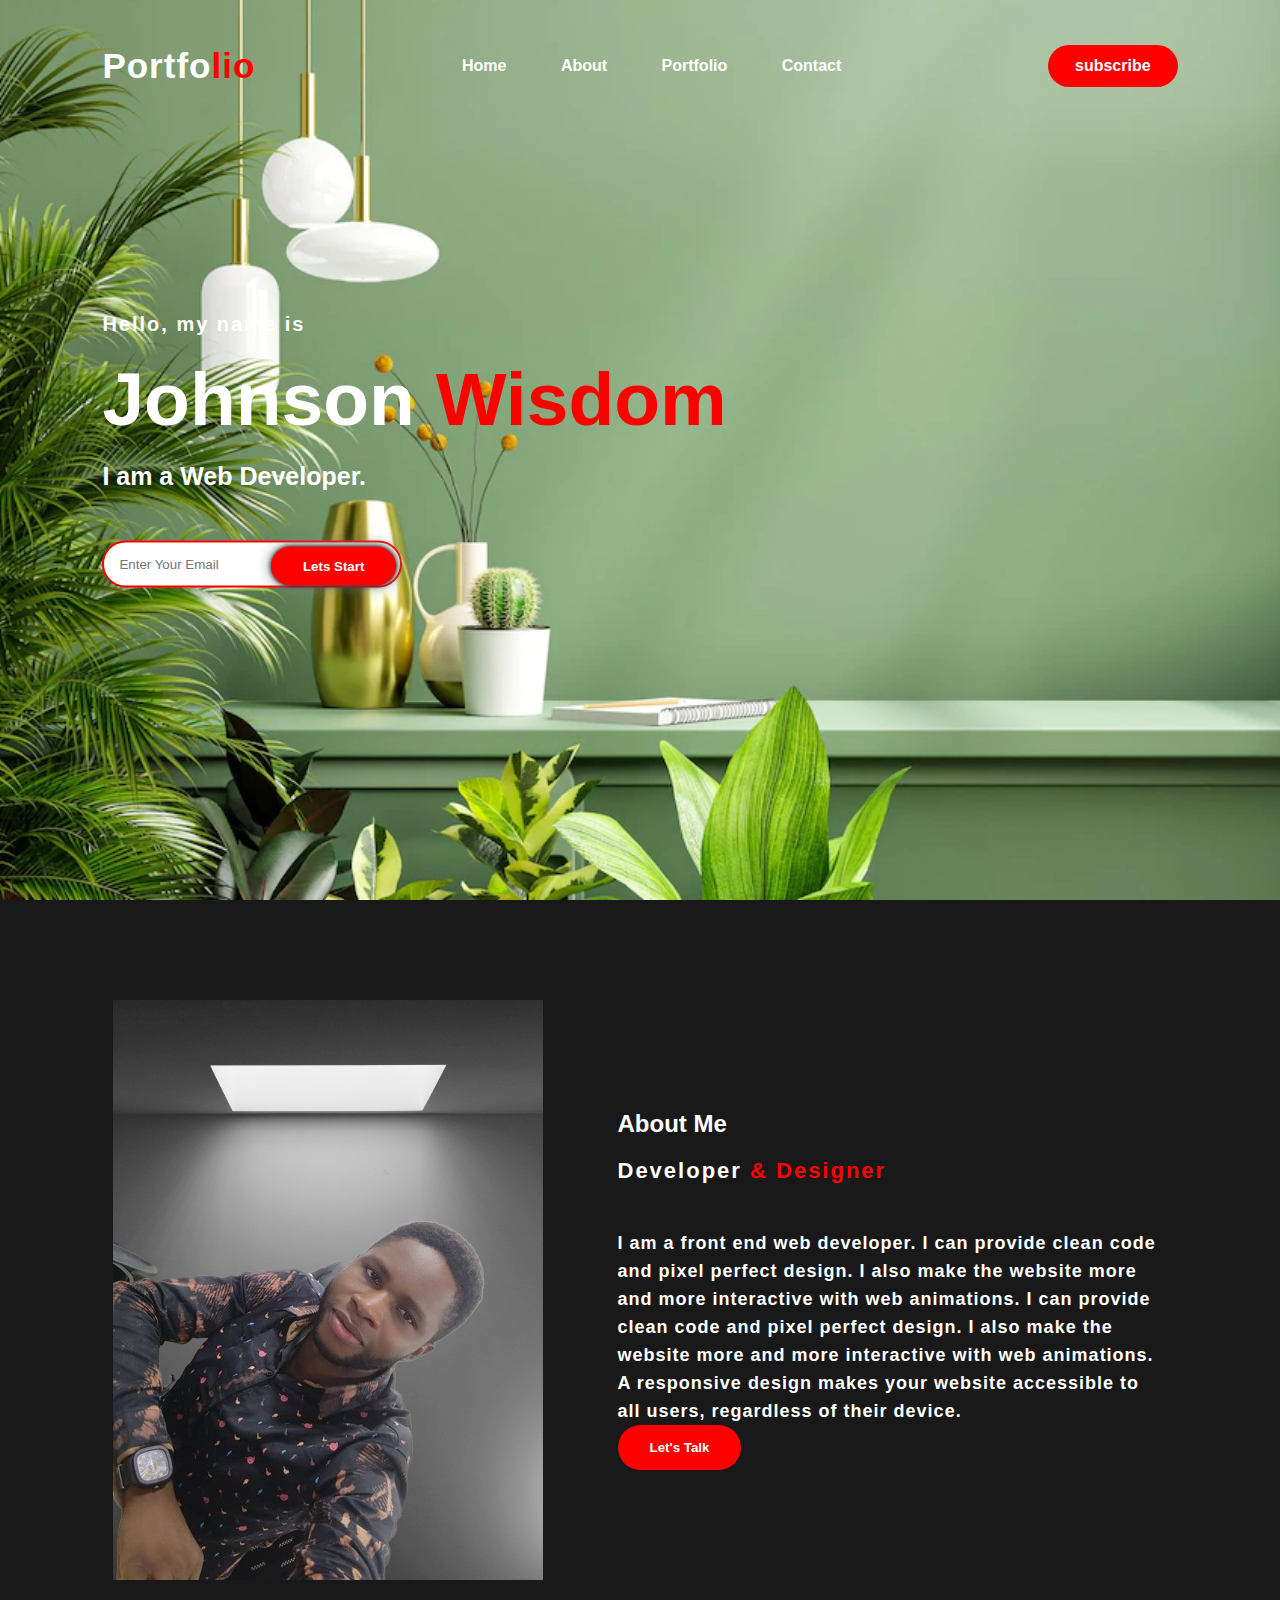
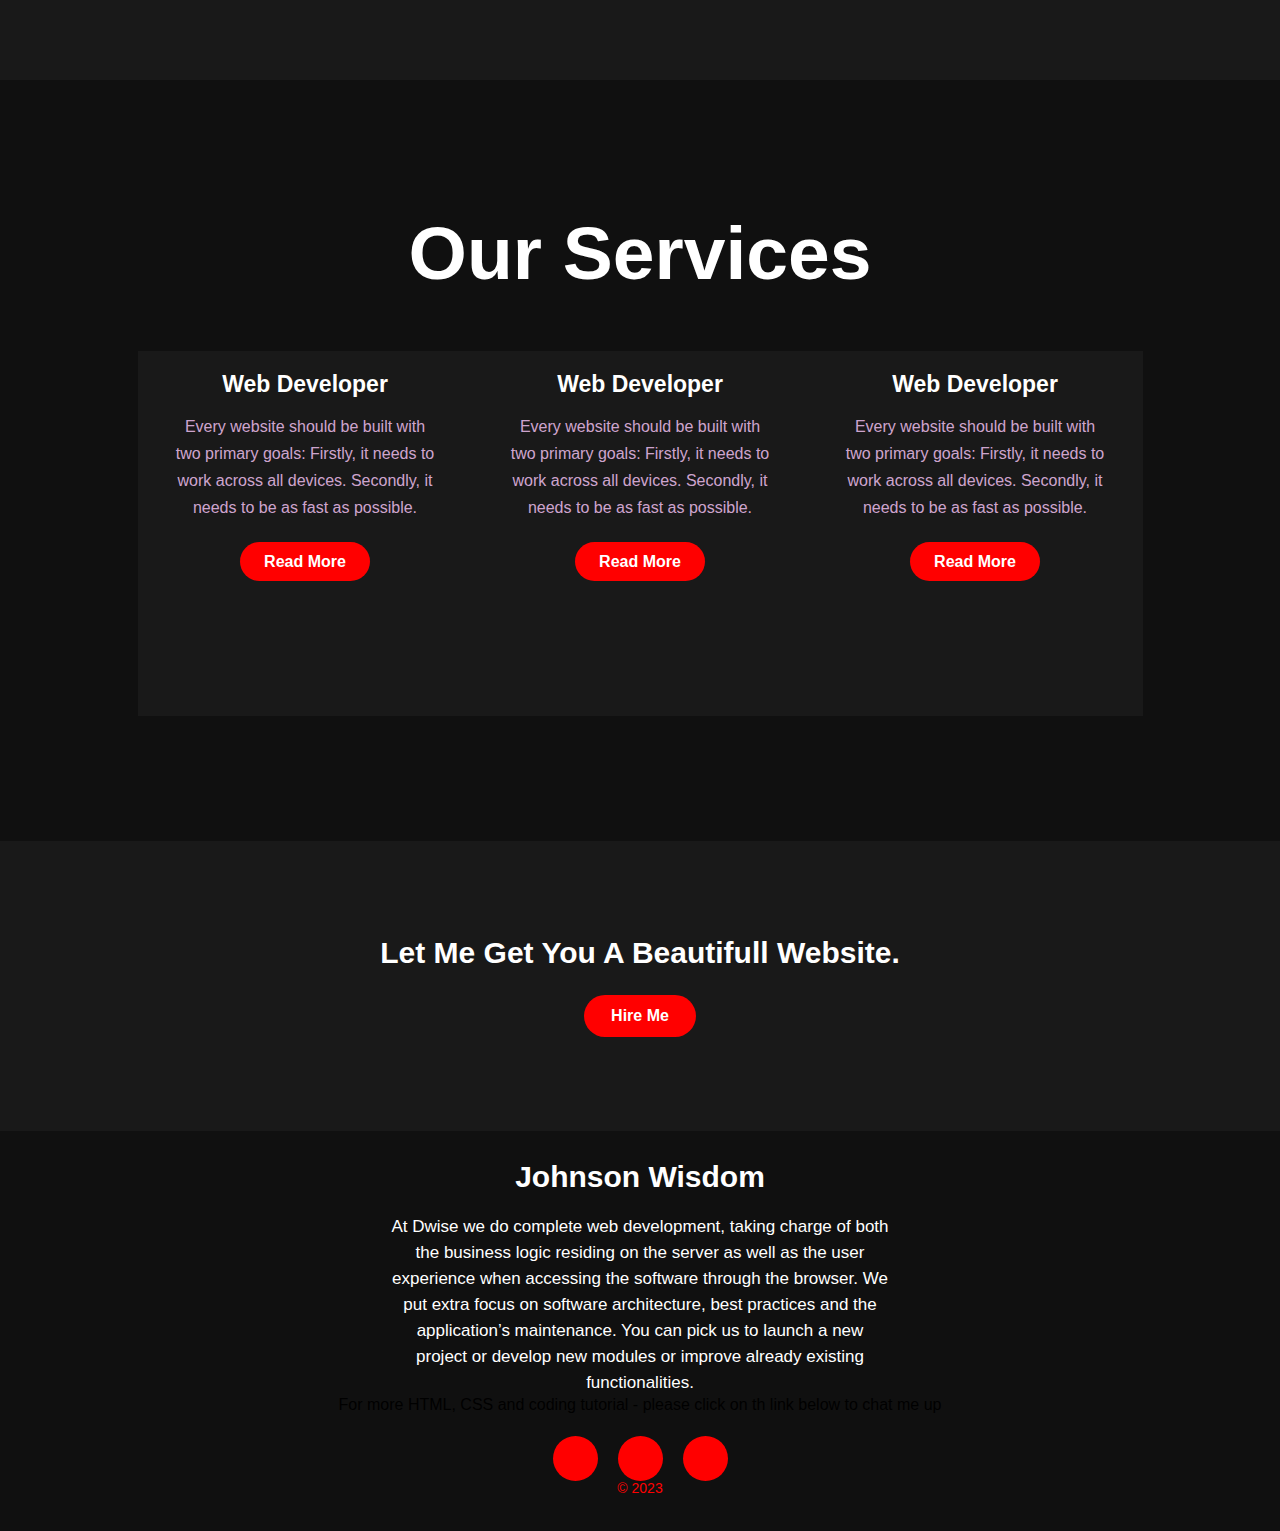
<file: index.html>
<!DOCTYPE html>
<html lang="en">
<head>
    <meta charset="UTF-8">
    <meta http-equiv="X-UA-Compatible" content="IE=edge">
    <meta name="viewport" content="width=device-width, initial-scale=1.0">
    <title>Document</title>
    <link rel="stylesheet" href="styles.css">
    <link rel="stylesheet" href="https://cdnjs.cloudflare.com/ajax/libs/font-awesome/6.3.0/css/all.min.css" integrity="sha512-SzlrxWUlpfuzQ+pcUCosxcglQRNAq/DZjVsC0lE40xsADsfeQoEypE+enwcOiGjk/bSuGGKHEyjSoQ1zVisanQ==" crossorigin="anonymous" referrerpolicy="no-referrer" />
     
</head>
<body>
    
    <!--hero section start-->
    <div class="hero">
        <nav>
            <h2 class="logo">Portfo<span>lio</span></h2>
            <ul>
                <li><a href="index.html">Home</a></li>
                <li><a href="about.html">About</a></li>
                <li><a href="./portfolio.html">Portfolio</a></li>
                <li><a href="#">Contact</a></li>
            </ul>
            <a href="#" class="btn">subscribe</a>
        </nav>
        <div class="content">
            <h4>Hello, my name is</h4>
            <h1>Johnson <span>Wisdom</span></h1>
            <h3>I am a Web Developer.</h3>
            <div class="newslatter">
            <form>
                <input type="email" name="email" id="mail" placeholder="Enter Your Email">
                <input class="btn" type="submit" name="submit" value="Lets Start">
            </form>
            </div>
        </div>
    </div>

    <!--about section start-->
    <section class="about">
        <div class="main">
            <img src="assets/wiz-removebg-preview.png">
            <div class="about-text">
                <h2>About Me</h2>
                <h5>Developer<span> & Designer</span></h5>
                <p>I am a front end web developer. I can provide clean code and pixel
                perfect design. I also make the website more and more interactive with web
                animations. I can provide clean code and pixel perfect design. I also make
                the website more and more interactive with web animations. A responsive design 
                makes your website accessible to all users, regardless of their device.</p>
                <button type="button">Let's Talk</button>
            </div>
        </div>
    </section>

    <!--service section start-->
    <div class="Service">
        <div class="title">
            <h2>Our Services</h2>
        </div>

        <div class="box">
            <div class="card">
                <i class="fa-solid fa-bars"></i>
                <h5>Web Developer</h5>
                <div class="pra">
                    <p>Every website should be built with two primary goals: Firstly, it needs
                    to work across all devices. Secondly, it needs to be as fast as possible.
                    </p>

                    <p style="text-align: center;"> <br>
                        <a class="button" href="#">Read More</a>
                    </p>
                </div>

            </div>

            <div class="card">
                <i class="fa-solid fa-user"></i>
                <h5>Web Developer</h5>
                <div class="pra">
                    <p>Every website should be built with two primary goals: Firstly, it needs
                    to work across all devices. Secondly, it needs to be as fast as possible.
                    </p>

                    <p style="text-align: center;"> <br>
                        <a class="button" href="#">Read More</a>
                    </p>
                </div>

            </div>

            <div class="card">
                <i class="fa-solid fa-bell"></i>
                <h5>Web Developer</h5>
                <div class="pra">
                    <p>Every website should be built with two primary goals: Firstly, it needs
                    to work across all devices. Secondly, it needs to be as fast as possible.
                    </p>

                    <p style="text-align: center;"><br>
                        <a class="button" href="#">Read More</a>
                    </p>
                </div>

            </div>
        </div>
    </div>

    <!--contact me-->
    <div class="contact-me">
        <p>Let Me Get You A Beautifull Website.</p>
        <a class="button-two" href="#">Hire Me</a>
    </div>

    <!--footer start-->
    <footer>
        <p>Johnson Wisdom</p>
        <p>At Dwise we do complete web development, taking charge of both the business logic residing on the server as well as the user experience when accessing the software through the browser.

            We put extra focus on software architecture, best practices and the application’s maintenance. You can pick us to launch a new project or develop new modules or improve already existing functionalities.</p>
        <p>For more HTML, CSS and coding tutorial - please click on th link below
        to chat me up</p>
        <div class="social">
            <a href="#"><i class="fa-brands fa-facebook"></i></a>
            <a href="#"><i class="fa-brands fa-twitter"></i></a>
            <a href="#"><i class="fa-brands fa-instagram"></i></a>
        </div>
        <p class="end">&copy; 2023</p>
    </footer>
</body>
</html>
</file>
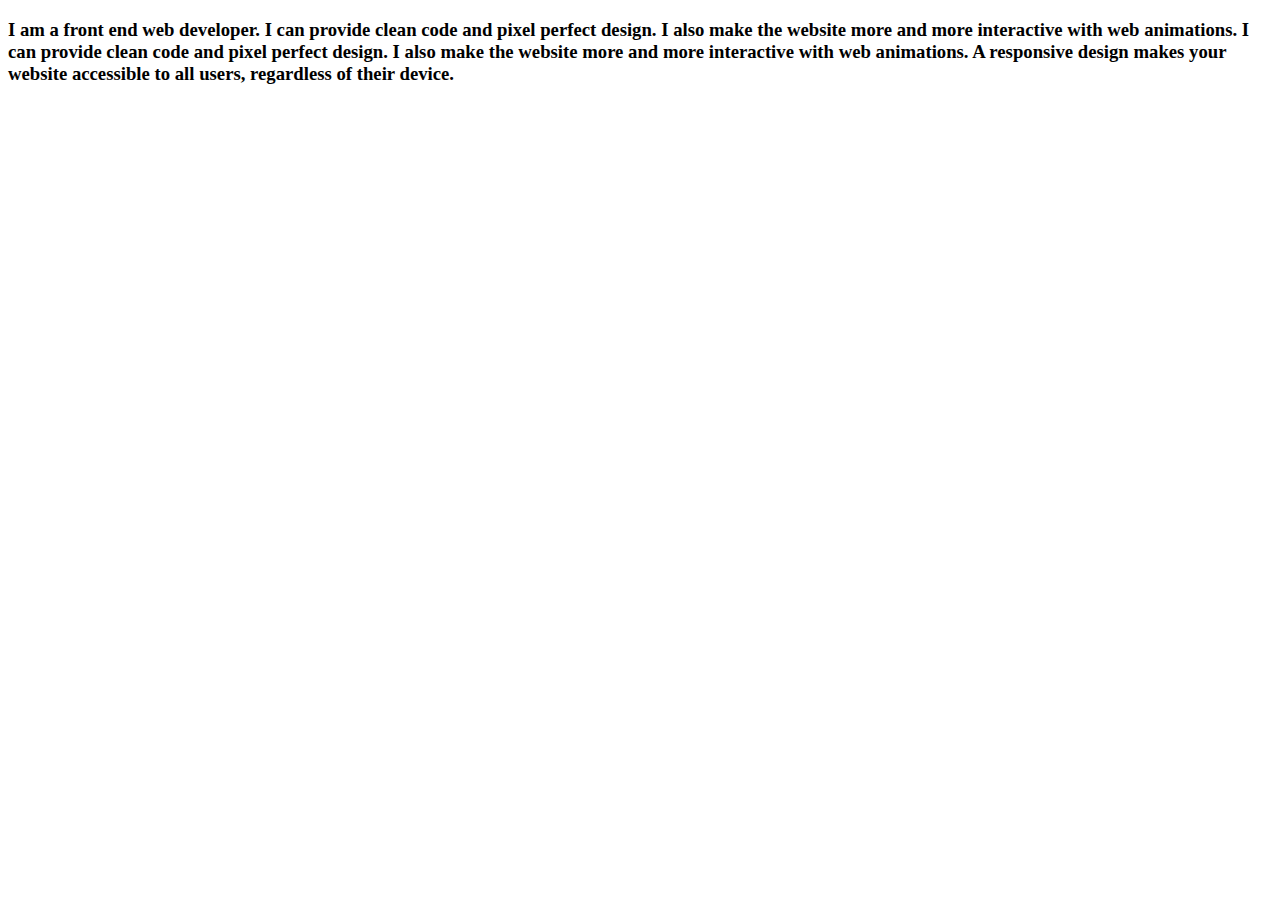
<file: about.html>
<!DOCTYPE html>
<html lang="en">
<head>
    <meta charset="UTF-8">
    <meta http-equiv="X-UA-Compatible" content="IE=edge">
    <meta name="viewport" content="width=device-width, initial-scale=1.0">
    <title>Document</title>
</head>
<body>
    <h3>I am a front end web developer. I can provide clean code and pixel
        perfect design. I also make the website more and more interactive with web
        animations. I can provide clean code and pixel perfect design. I also make
        the website more and more interactive with web animations. A responsive design 
        makes your website accessible to all users, regardless of their device.</h3>
</body>
</html>
</file>
<file: styles.css>
*{
    padding: 0;
    margin: 0;
    font-family: 'josefin sans', sans-serif;
    box-sizing: border-box;
}
.hero{
    height: 100vh;
    width: 100%;
    background-image: url(./assets/bg\ picture.webp);
    background-size: cover;
    background-position: center;
}
nav{
    display: flex;
    align-items: center;
    justify-content: space-between;
    padding-top: 45px;
    padding-left: 8%;
    padding-right: 8%;
}
.logo{
    color: white;
    font-size: 35px;
    letter-spacing: 1px;
    cursor: pointer;
}
span{
    color: red;
}
nav ul li{
    list-style-type: none;
    display: inline-block;
    padding: 10px 25px;
}
nav ul li a{
    color: white;
    text-decoration: none;
    font-weight: bold;
    text-transform: capitalize;
}
nav ul li a:hover{
    color: red;
    transition: 4s;
}
.btn{
    background-color: red;
    color: white;
    text-decoration: none;
    border: 2px solid transparent;
    font-weight: bold;
    padding: 10px 25px;
    border-radius: 30px;
    transition: transform .4s;
}
.btn:hover{
    transform: scale(1.2);
}
.content{
    position: absolute;
    top: 50%;
    left: 8%;
    transform: translateY(-50%);
}
h1{
    color: white;
    margin: 20px 0px 20px;
    font-size: 75px;
}
h3{
    color: white;
    font-size: 25px;
    margin-bottom: 50px;
}
h4{
    color: white;
    letter-spacing: 2px;
    font-size: 20px;
}
.newslatter form{
    width: 500px;
    max-width: 300px;
    position: relative;
}
.newslatter form input:first-child{
    display: inline-block;
    width: 100%;
    padding: 14px 130px 14px 15px;
    border: 2px solid red;
    outline: none;
    border-radius: 30px;
}
.newslatter form input:last-child{
    position: absolute;
    display: inline-block;
    outline: none;
    padding: 10px 30px;
    border-radius: 30px;
    background-color: red;
    color: white;
    box-shadow: 0px 0px 5px #000, 0px 0px 15px #858585;
    top: 6px;
    right: 6px;
}


.about{
    width: 100%;
    padding: 100px 0px;
    background-color: #191919;
}
.about img{
    height: auto;
    width: 430px;
}
.about-text{
    width: 550px;
    color: white;
    font-weight: bold;
}
.main{
    width: 1130px;
    max-width: 95%;
    margin: 0 auto;
    display: flex;
    align-items: center;
    justify-content: space-around;
}
.about-text h2{
    color: white,
    font-size: 75px;
    text-transform: capitalize;
    margin-bottom: 20px;
}
.about-text h5{
    color: white;
    letter-spacing: 2px;
    font-size: 22px;
    margin-bottom: 25px;    
    text-transform:capitalize;
}
.about-text p{
    color: white;
    letter-spacing: 1px;
    line-height: 28px;
    font-size: 18px;
    margin-top: 45px;
}
button{
    background-color: red;
    color: white;
    text-decoration: none;
    border: 2px solid transparent;
    font-weight: bold;
    padding: 13px 30px;
    border-radius: 30px;
    transition: .4s;
}
button:hover{
    background-color: transparent;
    border: 2px solid red;
    cursor: pointer;
}
.Service{
    background: #101010;
    width: 100%;
    padding: 100px 0px;
}
.title h2{
    color: white;
    font-size: 75px;
    width: 1130px;
    margin: 30px auto;
    text-align: center;
}
.box{
    display: flex;
    justify-content: center;
    align-items: center;
    min-height: 400px;
}
.card{
    height: 365px;
    width: 335px;
    padding: 20px 35px;
    background: #191919;
    margin: 15px;
    position: relative;
    overflow: hidden;
    text-align: center;
}
.card{
    font-size: 50px;
    display: block;
    text-align: center;
    margin: 25px 0px;
    color: red;
}
h5{
    color: white;
    font-size: 23px;
    margin-bottom: 15px;
}
.pra p{
    color: #fcfc;
    font-size: 16px;
    line-height: 27px;
    margin-bottom: 25;
}
.card .button{
    background-color: red;
    color: white;
    text-decoration: none;
    border: 2px solid transparent;
    font-weight: bold;
    padding: 9px 22px;
    border-radius: 30px;
    transition: .4s;
}
.card .button:hover{
    background-color: transparent;
    border: 2px solid red;
    cursor: pointer;
}
.contact-me{
    width: 100%;
    height: 290px;
    background: #191919;
    display: flex;
    align-items: center;
    flex-direction: column;
    justify-content: center;
}
.contact-me p{
    color: white;
    font-size: 30px;
    font-weight: bold;
    margin-bottom: 25px;
}
.contact-me .button-two{
    background-color: red;
    color: white;
    text-decoration: none;
    border: 2px solid transparent;
    font-weight: bold;
    padding: 10px 25px;
    border-radius: 30px;
    transition: transform .4s;
}
.contact-me .button-two:hover{
    background-color: transparent;
    border: 2px solid red;
    cursor: pointer;
}
footer{
    position: relative;
    width: 100%;
    height: 400px;
    background: #101010;
    display: flex;
    flex-direction: column;
    align-items: center;
    justify-content: center;
}
footer p:nth-child(1){
    font-size: 30px;
    color: white;
    margin-bottom: 20px;
    font-weight: bold;
}
footer p:nth-child(2){
    color: white;
    font-size: 17px;
    width: 500px;
    text-align: center;
    line-height: 26px;
}
.social{
    display: flex;
}
.social a{
    width: 45px;
    height: 45px;
    display: flex;
    align-items: center;
    background: red;
    border-radius: 50%;
    margin: 22px 10px;
    color: white;
    text-decoration: none;
    font-size: 25px;
    justify-content: space-around;
}
.social a:hover{
    transform: scale(1.3);
    transition: .3s;
}
.end{
    position: absolute;
    color: red;
    bottom: 35px;
    font-size: 14px;
}
</file>
